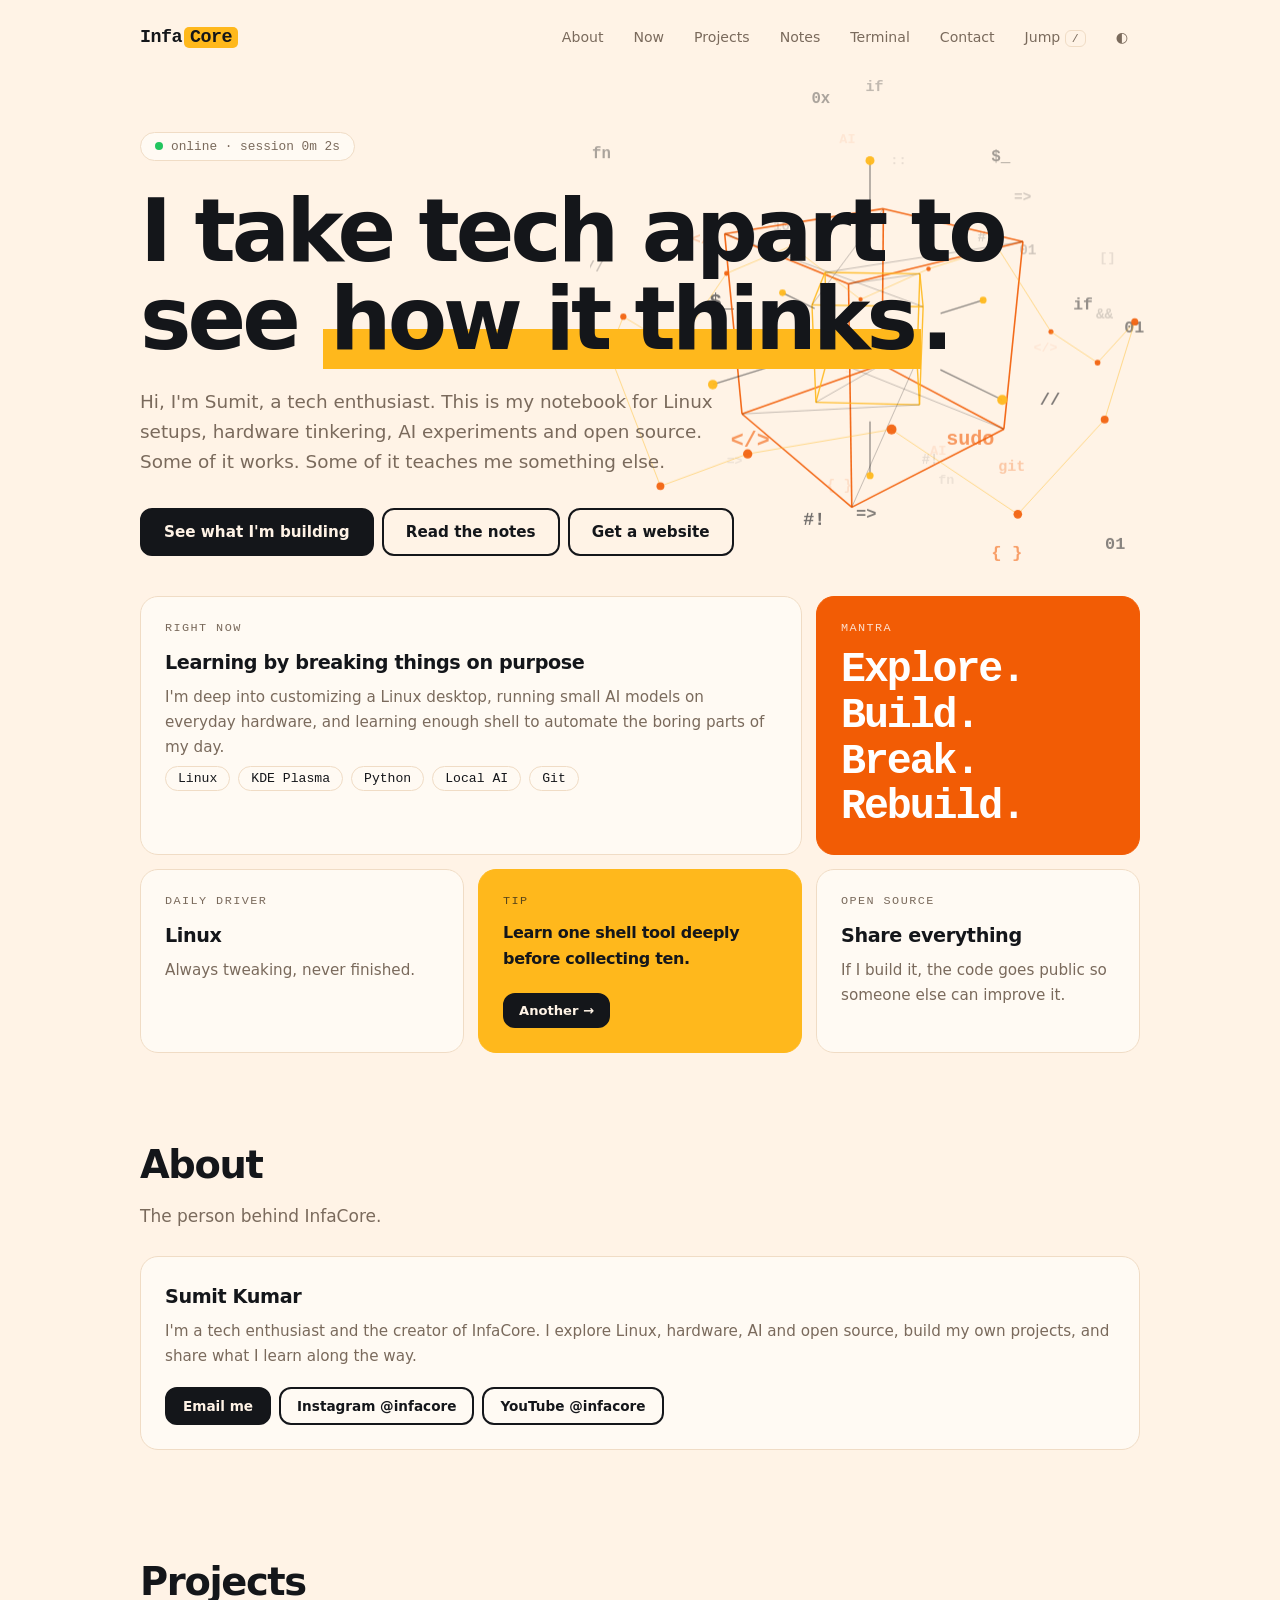
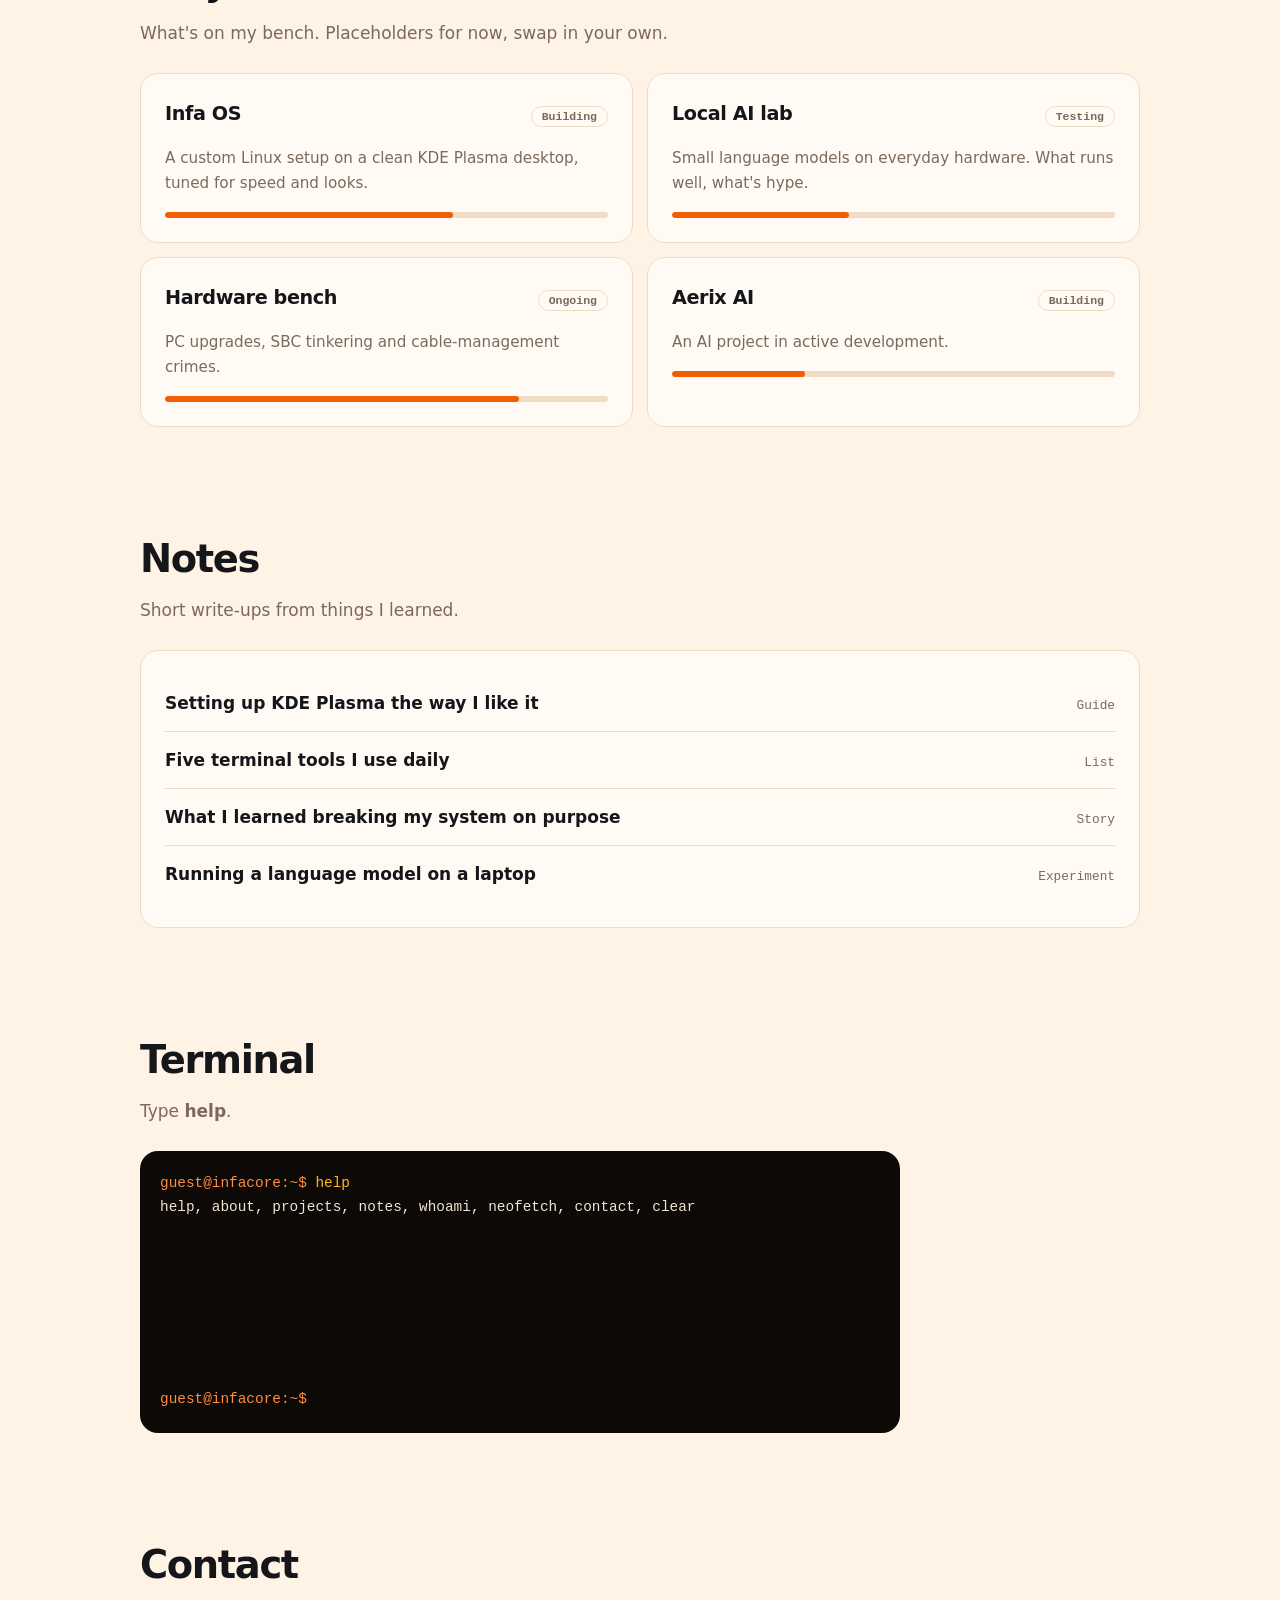
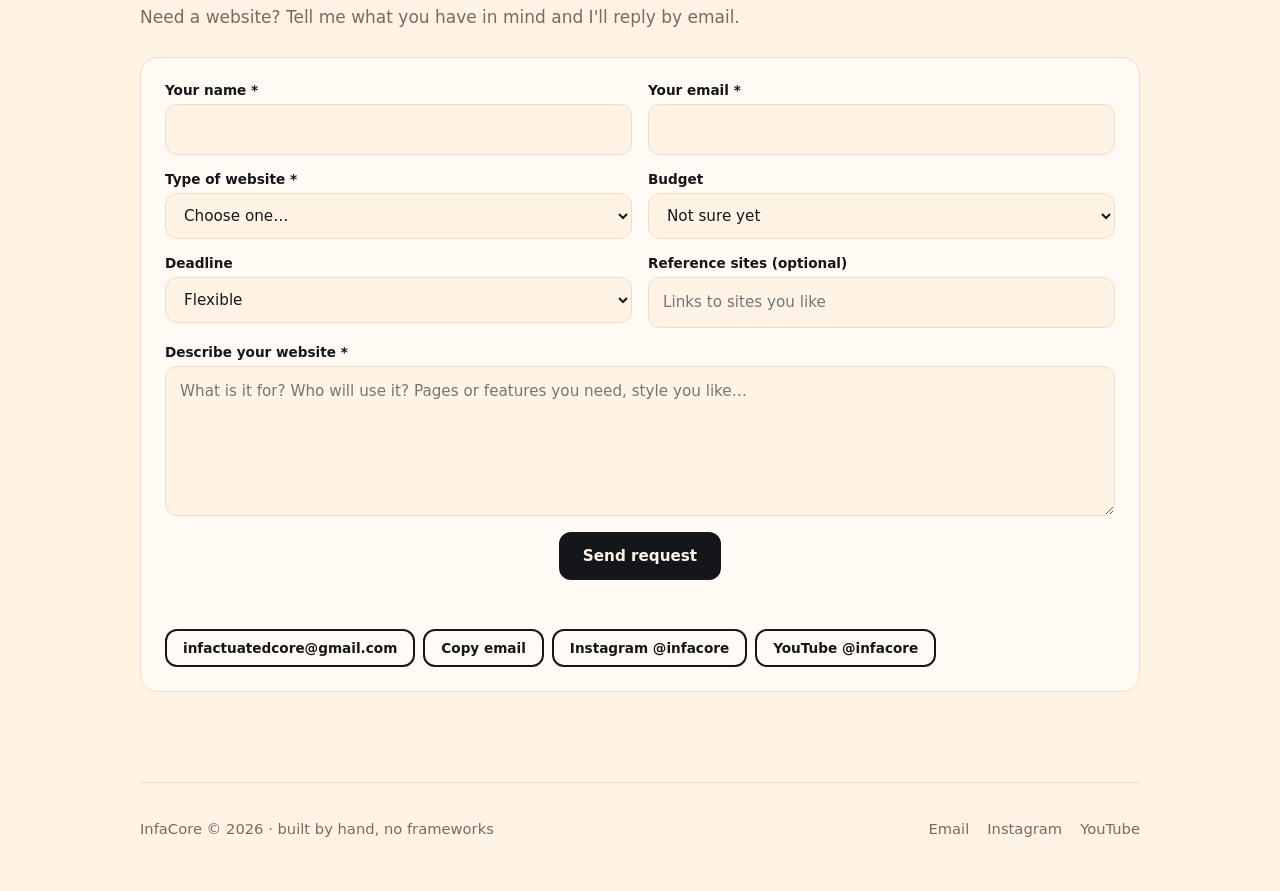
<file: index.html>
<!DOCTYPE html>
<html lang="en">
<head>
<meta charset="utf-8">
<meta name="viewport" content="width=device-width, initial-scale=1">
<title>InfaCore — a tech enthusiast's notebook</title>
<link rel="stylesheet" href="style.css">
</head>
<body>
<div class="w">
<header>
  <a class="mark" href="#top">Infa<span>Core</span></a>
  <nav><a href="#about">About</a><a href="#now">Now</a><a href="#projects">Projects</a><a href="#notes">Notes</a><a href="#cli">Terminal</a><a href="#contact">Contact</a>
  <button id="pk" aria-label="Open command palette">Jump <span class="kbd">/</span></button><button id="th" aria-label="Toggle theme">◐</button></nav>
</header>

<main id="top">
<div class="hero">
  <canvas id="g3" aria-hidden="true"></canvas>
  <div class="pill"><span class="dot"></span><span id="up">online</span></div>
  <h1>I take tech apart to see <mark>how it thinks</mark>.</h1>
  <p>Hi, I'm Sumit, a tech enthusiast. This is my notebook for Linux setups, hardware tinkering, AI experiments and open source. Some of it works. Some of it teaches me something else.</p>
  <a class="btn" href="#projects">See what I'm building</a><a class="btn o" href="#notes">Read the notes</a><a class="btn o" href="#contact">Get a website</a>
</div>

<div class="bento" id="now">
  <div class="c s4"><div class="lab">Right now</div><h3>Learning by breaking things on purpose</h3><p>I'm deep into customizing a Linux desktop, running small AI models on everyday hardware, and learning enough shell to automate the boring parts of my day.</p>
    <div class="chips"><span>Linux</span><span>KDE Plasma</span><span>Python</span><span>Local AI</span><span>Git</span></div></div>
  <div class="c s2 acc"><div class="lab">Mantra</div><div class="big">Explore.<br>Build.<br>Break.<br>Rebuild.</div></div>
  <div class="c s2 h"><div class="lab">Daily driver</div><h3>Linux</h3><p>Always tweaking, never finished.</p></div>
  <div class="c s2 h lime"><div class="lab">Tip</div><h3 id="tip" style="font-size:1rem"></h3><button class="btn" id="nt" style="margin-top:14px;padding:8px 14px;font-size:.82rem">Another →</button></div>
  <div class="c s2"><div class="lab">Open source</div><h3>Share everything</h3><p>If I build it, the code goes public so someone else can improve it.</p></div>
</div>

<section id="about">
  <h2>About</h2><p class="sub">The person behind InfaCore.</p>
  <div class="c s6"><h3>Sumit Kumar</h3><p style="margin-bottom:18px">I'm a tech enthusiast and the creator of InfaCore. I explore Linux, hardware, AI and open source, build my own projects, and share what I learn along the way.</p>
  <div class="chips"><a href="https://mail.google.com/mail/?view=cm&fs=1&to=infactuatedcore@gmail.com" target="_blank" rel="noopener" class="btn" style="padding:9px 16px;font-size:.85rem">Email me</a><a href="https://instagram.com/infacore" class="btn o" style="padding:9px 16px;font-size:.85rem;margin:0" target="_blank" rel="noopener">Instagram @infacore</a><a href="https://youtube.com/@infacore" class="btn o" style="padding:9px 16px;font-size:.85rem;margin:0" target="_blank" rel="noopener">YouTube @infacore</a></div></div>
</section>

<section id="projects">
  <h2>Projects</h2><p class="sub">What's on my bench. Placeholders for now, swap in your own.</p>
  <div class="pg" id="pg"></div>
</section>

<section id="notes">
  <h2>Notes</h2><p class="sub">Short write-ups from things I learned.</p>
  <div class="c s6" id="nl"></div>
</section>

<section id="cli">
  <h2>Terminal</h2><p class="sub">Type <b>help</b>.</p>
  <div class="cli"><div id="o" role="log" aria-live="polite"></div><label class="ln"><span>guest@infacore:~$</span><input id="c" autocomplete="off" spellcheck="false" aria-label="Command"></label></div>
</section>
<section id="contact">
  <h2>Contact</h2><p class="sub">Need a website? Tell me what you have in mind and I'll reply by email.</p>
  <div class="c s6"><form class="fm" id="cf" novalidate>
    <div class="f"><label for="fn">Your name *</label><input id="fn" autocomplete="name"></div>
    <div class="f"><label for="fe">Your email *</label><input id="fe" type="email" autocomplete="email"></div>
    <div class="f"><label for="ft">Type of website *</label><select id="ft"><option value="">Choose one…</option><option>Personal portfolio</option><option>Business / company site</option><option>Landing page</option><option>Online store</option><option>Blog or docs</option><option>Web app / tool</option><option>Something else</option></select></div>
    <div class="f"><label for="fb">Budget</label><select id="fb"><option value="">Not sure yet</option><option>Under $100</option><option>$100 – $500</option><option>$500 – $1,500</option><option>$1,500+</option></select></div>
    <div class="f"><label for="fd">Deadline</label><select id="fd"><option value="">Flexible</option><option>Within 1 week</option><option>Within 1 month</option><option>1 – 3 months</option></select></div>
    <div class="f"><label for="fr">Reference sites (optional)</label><input id="fr" placeholder="Links to sites you like"></div>
    <div class="f full"><label for="fx">Describe your website *</label><textarea id="fx" placeholder="What is it for? Who will use it? Pages or features you need, style you like…"></textarea></div>
    <div class="f full acts"><button class="btn" type="submit">Send request</button></div>
    <p class="full" id="fs" role="status" aria-live="polite"></p>
    <div class="full fo" id="fo"><b>Your message is ready. Pick any option:</b><textarea id="fm" readonly rows="8" aria-label="Your message"></textarea><div class="acts"><a class="btn" id="gm" target="_blank" rel="noopener">Open in Gmail</a><a class="btn o" id="ml">Open email app</a><button class="btn o" type="button" id="cp2">Copy message</button></div><p id="fs2">Then press Send in your email. It goes to infactuatedcore@gmail.com</p></div>
  </form>
  <div class="chips" style="margin-top:14px"><a href="https://mail.google.com/mail/?view=cm&fs=1&to=infactuatedcore@gmail.com" target="_blank" rel="noopener" class="btn o" style="padding:9px 16px;font-size:.85rem;margin:0">infactuatedcore@gmail.com</a><button type="button" class="btn o" id="ce" style="padding:9px 16px;font-size:.85rem;margin:0">Copy email</button><a href="https://instagram.com/infacore" class="btn o" style="padding:9px 16px;font-size:.85rem;margin:0" target="_blank" rel="noopener">Instagram @infacore</a><a href="https://youtube.com/@infacore" class="btn o" style="padding:9px 16px;font-size:.85rem;margin:0" target="_blank" rel="noopener">YouTube @infacore</a></div></div>
</section>
</main>

<footer><span>InfaCore © 2026 · built by hand, no frameworks</span>
<div><a href="https://mail.google.com/mail/?view=cm&fs=1&to=infactuatedcore@gmail.com" target="_blank" rel="noopener">Email</a><a href="https://instagram.com/infacore" target="_blank" rel="noopener">Instagram</a><a href="https://youtube.com/@infacore" target="_blank" rel="noopener">YouTube</a></div></footer>
</div>

<div id="pal" role="dialog" aria-label="Jump to"><div class="pb"><input id="pq" placeholder="Jump to…" aria-label="Search sections"><div id="pl"></div></div></div>

<script src="script.js"></script>
</body>
</html>
</file>
<file: style.css>
:root{--bg:#fff3e6;--card:#fffaf3;--ink:#14161a;--mut:#7a6a5c;--line:#f0dcc5;--a:#f25c05;--b:#ffb81c;--r:18px;--mono:ui-monospace,"JetBrains Mono","SF Mono",Consolas,monospace;--sans:"Inter",system-ui,-apple-system,"Segoe UI",sans-serif}
@media(prefers-color-scheme:dark){:root:not([data-t="light"]){--bg:#120d09;--card:#1c1510;--ink:#fff1e3;--mut:#a8957f;--line:#33261b;--a:#ff8c42}}
:root[data-t="dark"]{--bg:#120d09;--card:#1c1510;--ink:#fff1e3;--mut:#a8957f;--line:#33261b;--a:#ff8c42}
*{box-sizing:border-box;margin:0}
html{scroll-behavior:smooth}
body{background:var(--bg);color:var(--ink);font:400 17px/1.65 var(--sans);-webkit-font-smoothing:antialiased}
a{color:inherit}
:focus-visible{outline:2px solid var(--a);outline-offset:3px}
.w{max-width:1040px;margin:0 auto;padding:0 20px}
header{display:flex;align-items:center;gap:14px;padding:22px 0}
.mark{font:800 1.15rem var(--mono);letter-spacing:-.03em;text-decoration:none}
.mark span{background:var(--b);color:#14161a;padding:0 6px;border-radius:5px;margin-left:2px}
header nav{margin-left:auto;display:flex;gap:6px;align-items:center}
header nav a,header nav button{font:500 .88rem var(--sans);color:var(--mut);text-decoration:none;padding:7px 12px;border-radius:99px;border:0;background:none;cursor:pointer}
header nav a:hover,header nav button:hover{background:var(--card);color:var(--ink)}
.kbd{font:.72rem var(--mono);border:1px solid var(--line);border-radius:6px;padding:1px 6px;color:var(--mut)}
@media(max-width:640px){header nav a{display:none}}
/* hero */
.hero{padding:56px 0 40px}
.pill{display:inline-flex;gap:8px;align-items:center;font:.8rem var(--mono);color:var(--mut);background:var(--card);border:1px solid var(--line);padding:6px 14px;border-radius:99px;margin-bottom:26px}
.dot{width:8px;height:8px;border-radius:50%;background:#22c55e;box-shadow:0 0 0 0 rgba(34,197,94,.6);animation:p 2s infinite}
@keyframes p{70%{box-shadow:0 0 0 8px transparent}}
h1{font-size:clamp(2.5rem,7.5vw,5.4rem);line-height:1.02;letter-spacing:-.045em;font-weight:800;max-width:15ch}
h1 mark{background:linear-gradient(transparent 60%,var(--b) 60%);color:inherit;padding:0 .08em}
.hero p{color:var(--mut);font-size:1.15rem;max-width:52ch;margin:24px 0 30px}
.btn{display:inline-block;font:700 .95rem var(--sans);padding:13px 22px;border-radius:12px;background:var(--ink);color:var(--bg);text-decoration:none;border:2px solid var(--ink);transition:transform .15s,box-shadow .15s;cursor:pointer}
.btn:hover{transform:translate(-2px,-2px);box-shadow:4px 4px 0 var(--a)}
.btn.o{background:transparent;color:var(--ink);margin-left:8px}
/* bento */
.bento{display:grid;grid-template-columns:repeat(6,1fr);gap:14px;padding-bottom:30px}
.c{background:var(--card);border:1px solid var(--line);border-radius:var(--r);padding:24px;transition:transform .2s,border-color .2s}
.c:hover{transform:translateY(-3px);border-color:var(--a)}
.s2{grid-column:span 2}.s3{grid-column:span 3}.s4{grid-column:span 4}.s6{grid-column:span 6}
@media(max-width:820px){.s2,.s3,.s4{grid-column:span 6}.s2.h{grid-column:span 3}}
.lab{font:.74rem var(--mono);color:var(--mut);text-transform:uppercase;letter-spacing:.12em;margin-bottom:12px}
.c h3{font-size:1.2rem;letter-spacing:-.02em;margin-bottom:6px}
.c p{color:var(--mut);font-size:.95rem}
.big{font:800 2.6rem var(--mono);letter-spacing:-.05em;line-height:1.1}
.acc{background:var(--a);color:#fff;border-color:var(--a)}.acc .lab,.acc p{color:rgba(255,255,255,.8)}
.lime{background:var(--b);color:#14161a;border-color:var(--b)}.lime .lab,.lime p{color:rgba(20,22,26,.7)}
.chips{display:flex;flex-wrap:wrap;gap:8px;margin-top:6px}
.chips span{font:.82rem var(--mono);border:1px solid var(--line);border-radius:99px;padding:4px 12px}
.row{display:flex;justify-content:space-between;gap:12px;align-items:baseline;padding:14px 0;border-top:1px solid var(--line);text-decoration:none}
.row:first-of-type{border-top:0}
.row b{font-weight:600}.row span{font:.8rem var(--mono);color:var(--mut);white-space:nowrap}
.row:hover b{color:var(--a)}
/* sections */
section{padding:50px 0}
h2{font-size:clamp(1.7rem,4vw,2.4rem);letter-spacing:-.035em;margin-bottom:6px}
.sub{color:var(--mut);margin-bottom:26px}
.pg{display:grid;grid-template-columns:repeat(2,1fr);gap:14px}
@media(max-width:700px){.pg{grid-template-columns:1fr}}
.pj .t{display:flex;justify-content:space-between;align-items:center;margin-bottom:10px}
.st{font:.72rem var(--mono);padding:3px 10px;border-radius:99px;background:var(--b);color:#14161a;font-weight:700}
.st.w2{background:transparent;border:1px solid var(--line);color:var(--mut)}
.bar{height:6px;border-radius:9px;background:var(--line);margin-top:16px;overflow:hidden}.bar i{display:block;height:100%;background:var(--a);border-radius:9px}
/* cli */
.cli{background:#0d0906;color:#f1e3d3;border-radius:var(--r);padding:20px;font:.9rem/1.7 var(--mono);max-width:760px}
#o{height:210px;overflow:auto;white-space:pre-wrap}
#o .g{color:#ff8c42}#o .y{color:#ffb81c}
.ln{display:flex;gap:8px;color:#ff8c42;margin-top:6px}
#c{flex:1;min-width:0;background:none;border:0;outline:0;color:#ffb81c;font:inherit}
footer{border-top:1px solid var(--line);margin-top:40px;padding:34px 0 50px;color:var(--mut);font-size:.92rem;display:flex;justify-content:space-between;gap:16px;flex-wrap:wrap}
footer div{display:flex;gap:18px;flex-wrap:wrap}
footer a{text-decoration:none}footer a:hover{color:var(--a)}
/* palette */
#pal{position:fixed;inset:0;background:rgba(0,0,0,.45);display:none;align-items:flex-start;justify-content:center;padding-top:14vh;z-index:20;backdrop-filter:blur(4px)}
#pal.on{display:flex}
.pb{background:var(--card);border:1px solid var(--line);border-radius:16px;width:min(520px,92vw);overflow:hidden;box-shadow:0 30px 80px rgba(0,0,0,.3)}
#pq{width:100%;border:0;border-bottom:1px solid var(--line);padding:16px 18px;background:none;color:var(--ink);font:1rem var(--sans);outline:0}
#pl button{display:flex;justify-content:space-between;width:100%;padding:12px 18px;background:none;border:0;color:var(--ink);font:.95rem var(--sans);cursor:pointer;text-align:left}
#pl button:hover,#pl button.sel{background:var(--bg)}
#pl small{color:var(--mut);font-family:var(--mono)}
/* contact */
.fo{display:none}.fo.on{display:block}
.fo textarea{margin:10px 0 12px;font:.85rem/1.5 var(--mono)}
.fo a.btn{text-decoration:none}
#fs2{font:.85rem var(--mono);color:var(--mut);margin-top:10px}
.fm{display:grid;grid-template-columns:1fr 1fr;gap:16px}
.fm .f{display:flex;flex-direction:column;gap:6px}.fm .full{grid-column:1/-1}
.fm label{font:600 .85rem var(--sans)}
.fm input,.fm select,.fm textarea{font:inherit;font-size:.95rem;color:var(--ink);background:var(--bg);border:1px solid var(--line);border-radius:12px;padding:12px 14px;width:100%}
.fm textarea{min-height:150px;resize:vertical}
.fm .bad{border-color:#e11d48}
.fm .acts{display:flex;flex-wrap:wrap;gap:8px;align-items:center}
.fm .acts .btn.o{margin-left:0}
#fs{font:.85rem var(--mono);color:var(--mut);min-height:1.4em}
@media(max-width:700px){.fm{grid-template-columns:1fr}}
/* 3d */
.hero{position:relative}
.hero>*:not(canvas){position:relative;z-index:1}
#g3{position:absolute;right:-10px;top:0;width:min(560px,58%);height:100%;pointer-events:none;z-index:0}
@media(max-width:760px){#g3{width:100%;opacity:.35}}
.bento .c,.pj,.cli{will-change:transform}
@media(prefers-reduced-motion:reduce){*{animation:none!important;transition:none!important}html{scroll-behavior:auto}}
</file>
